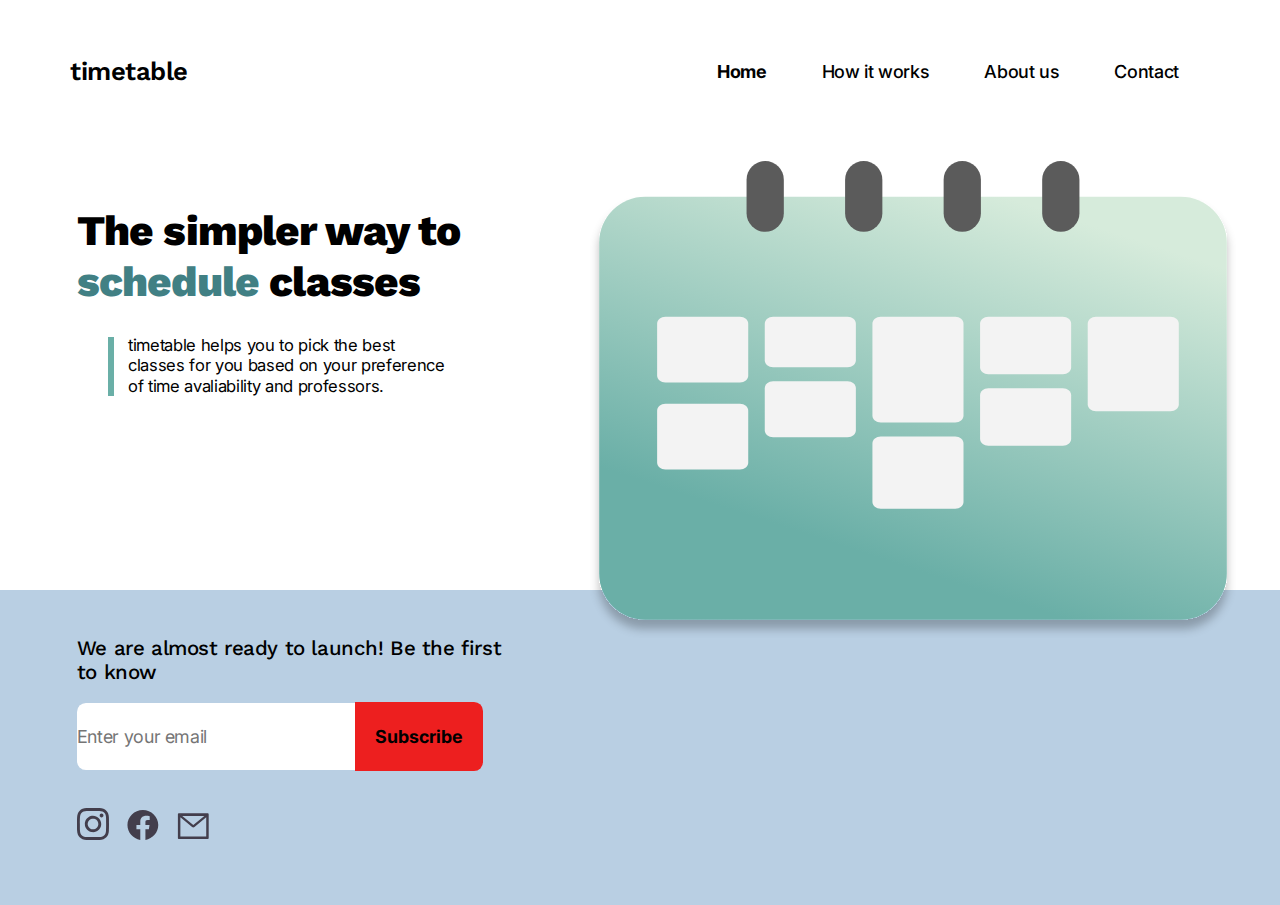
<file: index.html>
<!DOCTYPE html>
<html lang="en">
<head>
  <meta charset="UTF-8">
  <meta name="viewport" content="width=device-width, initial-scale=1.0">
  <meta http-equiv="X-UA-Compatible" content="ie=edge">
  <title>timetable Home Page</title>
  <link rel="stylesheet" href="landing/landing.css">
  <link rel="stylesheet" href="https://cdnjs.cloudflare.com/ajax/libs/font-awesome/4.7.0/css/font-awesome.min.css">
</head>

  <script async src="https://pagead2.googlesyndication.com/pagead/js/adsbygoogle.js?client=ca-pub-9967061606943898"
     crossorigin="anonymous"></script>
  
  <!-- Google tag (gtag.js) -->
<script async src="https://www.googletagmanager.com/gtag/js?id=G-XLTK4ZQC70"></script>
<script>
  window.dataLayer = window.dataLayer || [];
  function gtag(){dataLayer.push(arguments);}
  gtag('js', new Date());

  gtag('config', 'G-XLTK4ZQC70');
</script>

<body>


  <section class="navbar">
    <div class="container">
      <a class = "logo" href="landing.html"> timetable</a>

      <img id="mobile-nav-open" class="mobile-menu-open" src="../assets/mobile-nav-open.svg"
      alt="Drop down to open navigation">

      <nav>
        <img id="mobile-nav-exit" class="mobile-menu-exit" src="../assets/mobile-nav-exit.svg"
        alt="Icon to close navigation">

        <h2 class="nav-logo">timetable</h2>
        <div class="divider"></div>
        <ul class = "nav-container">
          <li> <a class= current href="index.html">
            Home</a></li>
          <li><a href="../how-it-works/how-it-works.html">
            How it works</a></li>
          <li><a href="../about-us/about-us.html">
            About us</a></li>   
          <span><li class = "contact"><a href="../contact/contact.html">
            Contact</a></li></span>          
        </ul>

        <div class="nav-contacts">
          <a href="https://www.instagram.com/trytimetable/"><img src="../assets/insta-icon.svg" alt= "timetable Instagram" class="insta-icon"></a>
          <a href="https://www.instagram.com/trytimetable/"><img src="../assets/fb-icon.svg" alt= "timetable Facebook" class="fb-icon"></a>
          <a href="html/contact.html"><img src="../assets/mail-icon.svg" alt= "timetable email" class="mail-icon"></a>
        </div>

        <!-- <a href="" class="nav-cta">Add to chrome</a> -->
      </nav>
  </section>

  <section class = "main"> 
    <h1 class="main-text"> The simpler way to <span>schedule</span> classes</h1>
      <p class="text ">timetable helps you to pick the best classes for you based on your preference of time avaliability and professors.</p>
    <img src="../assets/main-schedule.svg" class="schedule" >
    <p class="cta">We are almost ready to launch! Be the first to know</p>

    
<!-- Begin Mailchimp Signup Form -->
<link href="//cdn-images.mailchimp.com/embedcode/classic-10_7_dtp.css" rel="stylesheet" type="text/css">

<div id="mc_embed_signup">
  <form action="https://gmail.us18.list-manage.com/subscribe/post?u=4f53b16e5d70a11a0b3fdb87f&amp;id=2353dcb697" method="post" id="mc-embedded-subscribe-form" name="mc-embedded-subscribe-form" class="validate" target="_blank" novalidate>
      <div id="mc_embed_signup_scroll">
        <div class="mc-field-group">
          <div class="subcont">
            <input type="email" value="" name="EMAIL" class="required email" id="mce-EMAIL" placeholder="Enter your email">
            <input type="submit" value="Subscribe" name="subscribe" id="mc-embedded-subscribe" class="button">
          </div>
        </div>

        <div id="mce-responses" class="clear foot">
          <div class="response" id="mce-error-response" style="display:none"> </div>
          <div class="response" id="mce-success-response" style="display:none;margin:0; padding:0;" ></div>
        </div>    
        <!-- real people should not fill this in and expect good things - do not remove this or risk form bot signups-->
        <div style="position: absolute; left: -5000px;" aria-hidden="true"><input type="text" name="b_4f53b16e5d70a11a0b3fdb87f_2353dcb697" tabindex="-1" value=""></div>
          
          </dv>
      </div>
  </form>
</div>
<script type='text/javascript' src='//s3.amazonaws.com/downloads.mailchimp.com/js/mc-validate.js'></script>
<script type='text/javascript'>(
  function($) {
    window.fnames = new Array(); 
    window.ftypes = new Array();
    fnames[0]='EMAIL';
    ftypes[0]='email';
    fnames[1]='FNAME';
    ftypes[1]='text';
    fnames[2]='LNAME';
    ftypes[2]='text';
    fnames[3]='ADDRESS';
    ftypes[3]='address';
    fnames[4]='PHONE';
    ftypes[4]='phone';
    fnames[5]='BIRTHDAY';
    ftypes[5]='birthday';
  }(jQuery));
  var $mcj = jQuery.noConflict(true);
</script>
<!--End mc_embed_signup-->

<div class="main-contacts">
  <a href="https://www.instagram.com/trytimetable/"><img src="../assets/insta-icon.svg" alt= "timetable Instagram" class="insta-icon"></a>
  <a href="https://www.instagram.com/trytimetable/"><img src="../assets/fb-icon.svg" alt= "timetable Facebook" class="fb-icon"></a>
  <a href="//contact.contact.html"><img src="../assets/mail-icon.svg" alt= "timetable email" class="mail-icon"></a>
</div>

  </section>

 
  <div id = "blackout" class="black-cover"></div>



    <script>
        let mobileBtn = document.getElementById('mobile-nav-open')
              nav = document.querySelector('nav')
              mobileBtnExit = document.getElementById('mobile-nav-exit');
              cover = document.getElementById("blackout")
        mobileBtn.addEventListener('click', function(){
            nav.classList.add("enable")
            setTimeout(function(){nav.style.transform = "translate(0px)" }, 1);
            cover.classList.add("cover-enable") 
        })

        mobileBtnExit.addEventListener('click', function(){
            nav.style.transform = "translate(100vw)"
            setTimeout(function(){nav.classList.remove("enable")}, 500);
            cover.classList.remove("cover-enable") 
        })
       
        

    </script>
</body>

</html>
</file>
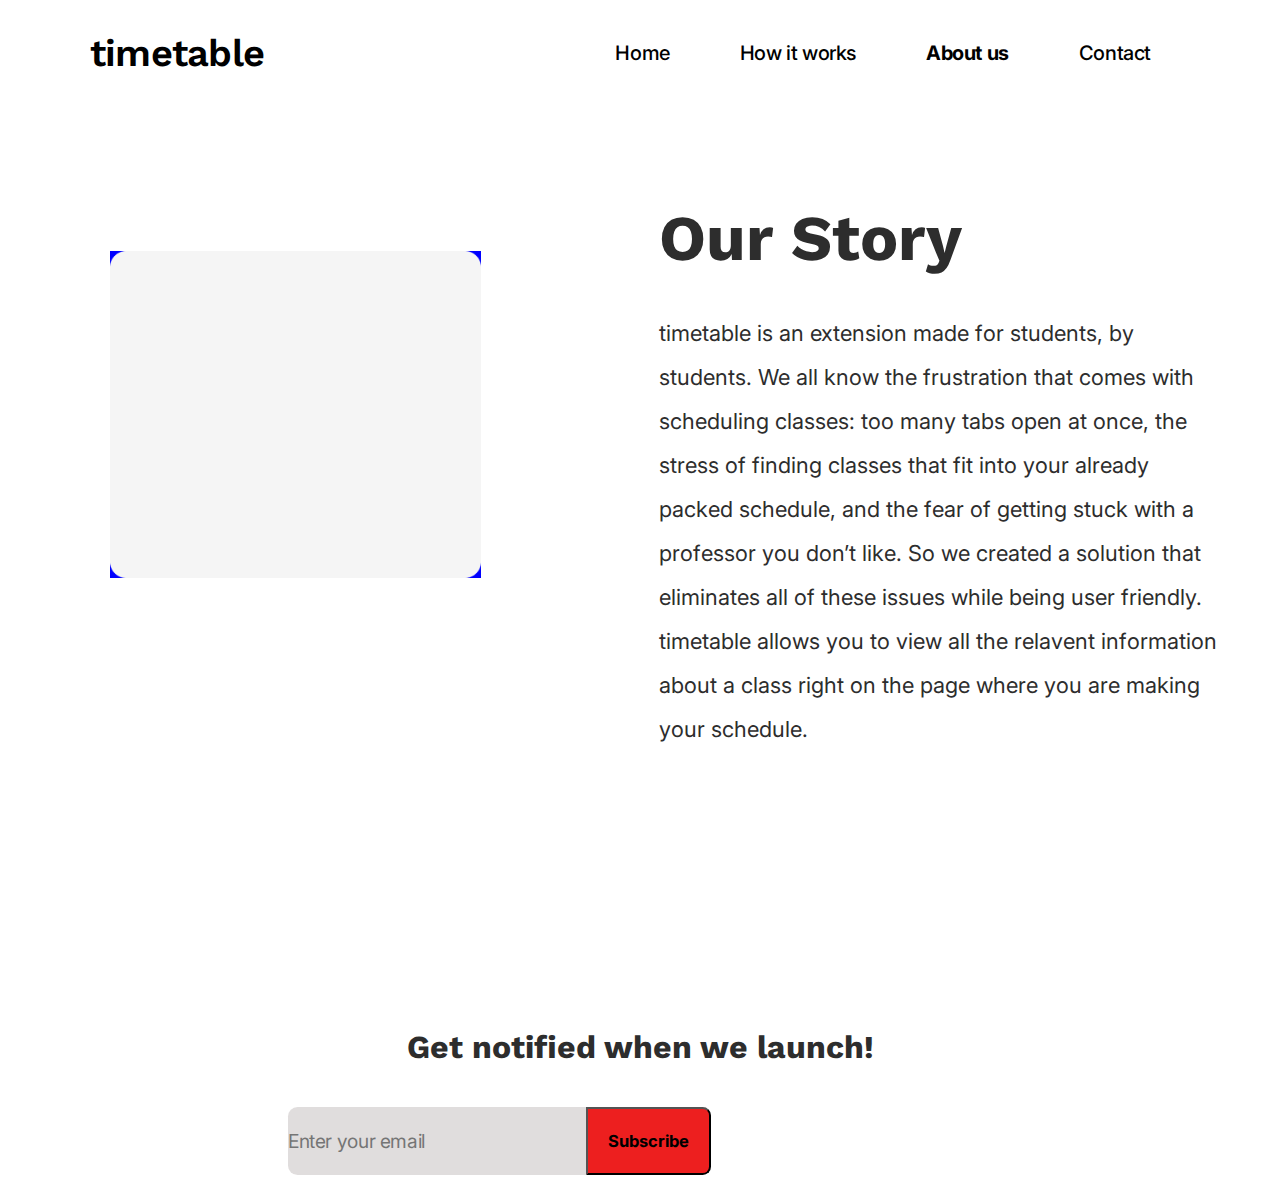
<file: about-us/about-us.html>
<!DOCTYPE html>
<html lang="en">
<head>
    <meta charset="UTF-8">
    <meta http-equiv="X-UA-Compatible" content="IE=edge">
    <meta name="viewport" content="width=device-width, initial-scale=1.0">
    <title>About Us</title>
    <link rel="stylesheet" href="about-us.css">


</head>
    <!-- Google tag (gtag.js) -->
<script async src="https://www.googletagmanager.com/gtag/js?id=G-XLTK4ZQC70"></script>
<script>
  window.dataLayer = window.dataLayer || [];
  function gtag(){dataLayer.push(arguments);}
  gtag('js', new Date());

  gtag('config', 'G-XLTK4ZQC70');
</script>

<body>
    <section class="navbar">
        <div class="container">
          <a class = "logo" href="../index.html"> timetable</a>
          <img id="mobile-nav-open" class="mobile-menu-open" src="../assets/mobile-nav-open.svg"
          alt="Drop down to open navigation">
    
          <nav>
            <img id="mobile-nav-exit" class="mobile-menu-exit" src="../assets/mobile-nav-exit.svg"
            alt="Icon to close navigation">
            <h2 class="nav-logo">timetable</h2>
            <div class="divider"></div>
            
            <ul class = "nav-container">
              <li> <a href="../index.html">
                Home</a></li>
              <li><a href="../how-it-works/how-it-works.html">
                How it works</a></li>
              <li><a class= current href="../about-us/about-us.html">
                About us</a></li>   
              <span><li class = "contact"><a   href="../contact/contact.html">
                Contact</a></li></span>          
            </ul>
    
            <div class="nav-contacts">
              <a href="https://www.instagram.com/trytimetable/"><img src="../assets/insta-icon.svg" alt= "timetable Instagram" class="insta-icon"></a>
              <a href="https://www.instagram.com/trytimetable/"><img src="../assets/fb-icon.svg" alt= "timetable Facebook" class="fb-icon"></a>
              <a href="html/contact.html"><img src="../assets/mail-icon.svg" alt= "timetable email" class="mail-icon"></a>
            </div>
    
            <!-- <a href="" class="nav-cta">Add to chrome</a> -->
          </nav>
    </section>
    
    <section class="main">
        <div class="head1-section">
                <div class="head1-wrapper"><h1 class="heading">Our Story</h1></div>
                <img src="../assets/about-us-img1-small.png" alt="" class="heading-1-img-small">
                <img src="../assets/about-us-img1-full.png" alt="" class="heading-1-img-full">
                <p class="subtext-1">timetable is an extension made for students, by students. We all know the frustration that comes with scheduling classes: too many tabs open at once, the stress of finding classes that fit into your already packed schedule, and the fear of getting stuck with a professor you don’t like. So we created  a solution that eliminates all of these issues while being user friendly. timetable allows you to view all the relavent information about a class right on the page where you are making your schedule. </p>
        </div>
        <!-- <h1 class="heading" id="heading-2">Heading-Two About Us</h1>
        <p class="subtext-2"> Lorem ipsum dolor sit amet, sumo everti neglegentur eam ea, ut usu wisi fuisset. Lucilius adolescens per no, nemore regione ei ius. Nec legendos deserunt ne, ad nonumy virtute consulatu sed. </p>
        <img src="../assets/about-us-img2-small.png" alt="" class="heading-2-img-small">
        <img src="../assets/about-us-img2-full.png" alt="" class="heading-2-img-full"> -->

        <!-- <h2 class="cta-txt">Lets get started! <span>(It's free)</span></h2>
        <a href="" class="cta-btn" id="cta-bottom">Add to chrome</a> -->
        <h2 class="cta-txt">Get notified when we launch!</h2>

<!-- Begin Mailchimp Signup Form -->
<link href="//cdn-images.mailchimp.com/embedcode/classic-10_7_dtp.css" rel="stylesheet" type="text/css">

<div id="mc_embed_signup">
  <form action="https://gmail.us18.list-manage.com/subscribe/post?u=4f53b16e5d70a11a0b3fdb87f&amp;id=2353dcb697" method="post" id="mc-embedded-subscribe-form" name="mc-embedded-subscribe-form" class="validate" target="_blank" novalidate>
      <div id="mc_embed_signup_scroll">
        <div class="mc-field-group">
          <div class="subcont">
            <input type="email" value="" name="EMAIL" class="required email" id="mce-EMAIL" placeholder="Enter your email">
            <input type="submit" value="Subscribe" name="subscribe" id="mc-embedded-subscribe" class="button">
          </div>
        </div>

        <div id="mce-responses" class="clear foot">
          <div class="response" id="mce-error-response" style="display:none"> </div>
          <div class="response" id="mce-success-response" style="display:none;margin:0; padding:0;" ></div>
        </div>    
        <!-- real people should not fill this in and expect good things - do not remove this or risk form bot signups-->
        <div style="position: absolute; left: -5000px;" aria-hidden="true"><input type="text" name="b_4f53b16e5d70a11a0b3fdb87f_2353dcb697" tabindex="-1" value=""></div>
          
          </dv>
      </div>
  </form>
</div>
<script type='text/javascript' src='//s3.amazonaws.com/downloads.mailchimp.com/js/mc-validate.js'></script>
<script type='text/javascript'>(
  function($) {
    window.fnames = new Array(); 
    window.ftypes = new Array();
    fnames[0]='EMAIL';
    ftypes[0]='email';
    fnames[1]='FNAME';
    ftypes[1]='text';
    fnames[2]='LNAME';
    ftypes[2]='text';
    fnames[3]='ADDRESS';
    ftypes[3]='address';
    fnames[4]='PHONE';
    ftypes[4]='phone';
    fnames[5]='BIRTHDAY';
    ftypes[5]='birthday';
  }(jQuery));
  var $mcj = jQuery.noConflict(true);
</script>
<!--End mc_embed_signup-->

    </section>

    <div id = "blackout" class="black-cover"></div>



      <script>
          let mobileBtn = document.getElementById('mobile-nav-open')
                nav = document.querySelector('nav')
                mobileBtnExit = document.getElementById('mobile-nav-exit');
                cover = document.getElementById("blackout")
          mobileBtn.addEventListener('click', function(){
              nav.classList.add("enable")
              setTimeout(function(){nav.style.transform = "translate(0px)" }, 1);
              cover.classList.add("cover-enable") 
          })
  
          mobileBtnExit.addEventListener('click', function(){
              nav.style.transform = "translate(100vw)"
              setTimeout(function(){nav.classList.remove("enable")}, 700);
              cover.classList.remove("cover-enable") 
          })
      </script>
</body>
</html>
</file>
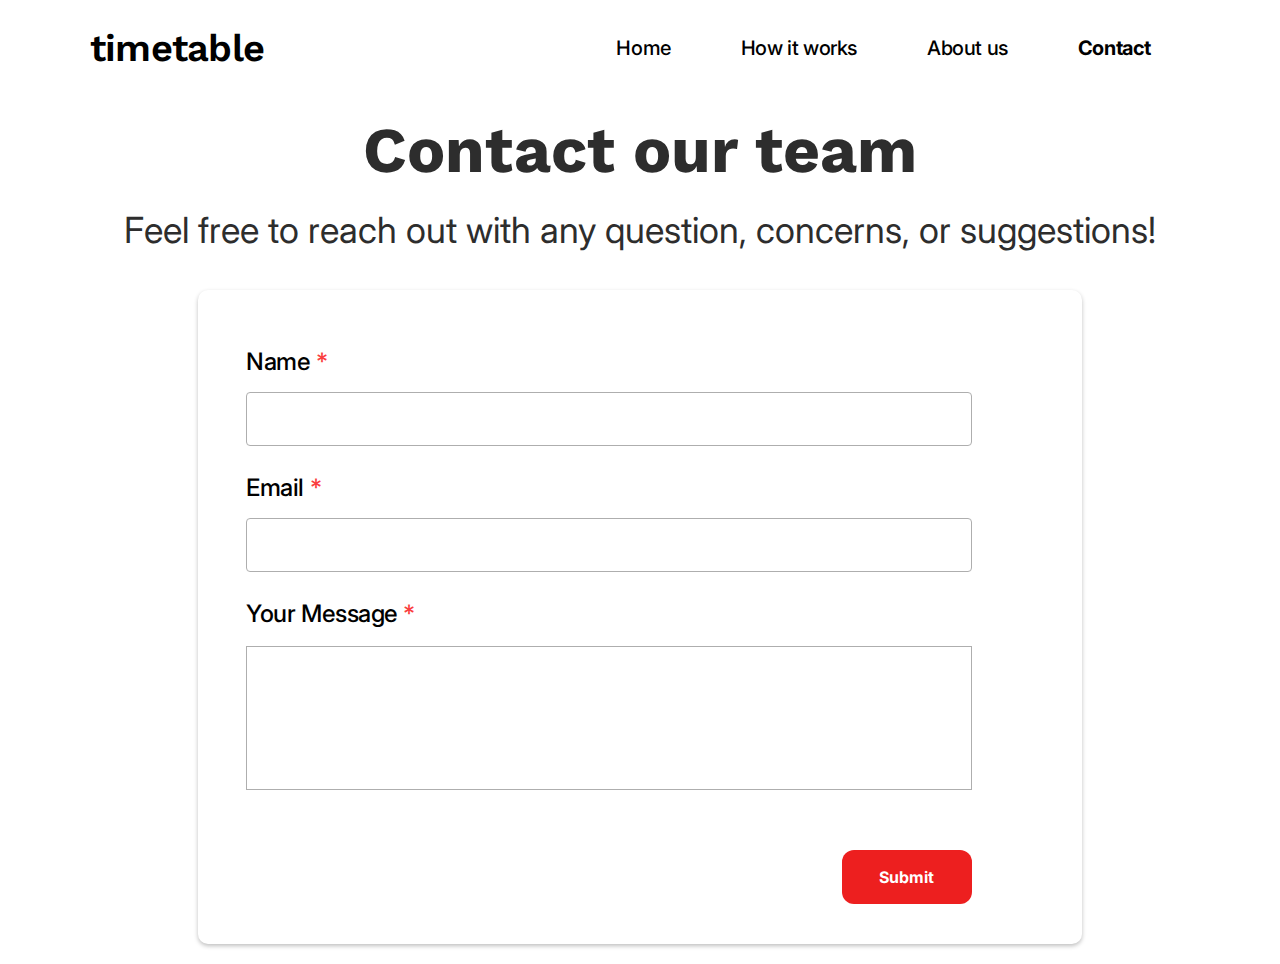
<file: contact/contact.html>
<!DOCTYPE html>
<html lang="en">
<head>
    <meta charset="UTF-8">
    <meta http-equiv="X-UA-Compatible" content="IE=edge">
    <meta name="viewport" content="width=device-width, initial-scale=1.0">
    <title>Contact</title>
    <link rel="stylesheet" href="contact.css">


</head>
    <!-- Google tag (gtag.js) -->
<script async src="https://www.googletagmanager.com/gtag/js?id=G-XLTK4ZQC70"></script>
<script>
  window.dataLayer = window.dataLayer || [];
  function gtag(){dataLayer.push(arguments);}
  gtag('js', new Date());

  gtag('config', 'G-XLTK4ZQC70');
</script>

<body>
    <section class="navbar">
        <div class="container">
          <a class = "logo" href="../index.html"> timetable</a>
          <img id="mobile-nav-open" class="mobile-menu-open" src="../assets/mobile-nav-open.svg"
          alt="Drop down to open navigation">
    
          <nav>
            <img id="mobile-nav-exit" class="mobile-menu-exit" src="../assets/mobile-nav-exit.svg"
            alt="Icon to close navigation">
            <h2 class="nav-logo">timetable</h2>
            <div class="divider"></div>
            
            <ul class = "nav-container">
              <li> <a  href="../index.html">
                Home</a></li>
              <li><a href="../how-it-works/how-it-works.html">
                How it works</a></li>
              <li><a href="../about-us/about-us.html">
                About us</a></li>   
              <span><li class = "contact"><a class= current href="../contact/contact.html">
                Contact</a></li></span>          
            </ul>
    
            <div class="nav-contacts">
              <a href="https://www.instagram.com/trytimetable/"><img src="../assets/insta-icon.svg" alt= "timetable Instagram" class="insta-icon"></a>
              <a href="https://www.instagram.com/trytimetable/"><img src="../assets/fb-icon.svg" alt= "timetable Facebook" class="fb-icon"></a>
              <a href="html/contact.html"><img src="../assets/mail-icon.svg" alt= "timetable email" class="mail-icon"></a>
            </div>
    
            <!-- <a href="" class="nav-cta">Add to chrome</a> -->
          </nav>
    </section>
    
    <section class="main">
   <h1 class="title">Contact our team</h1> 
   <h2 class="subtext">Feel free to reach out with any question, concerns, or suggestions!</h2>

    <form action="https://formsubmit.co/0375aed2e9cc1b06e9f05b6cb0bcf648" method="POST" id="form">
      <input type="hidden" name="_template" value="box">
      <input type="hidden" name="_subject" value="New submission from website"> 
      <input type="hidden" name="_next" value="https://trytimetable.com/contact/thank-you.html"> 
      <label for="name">Name <span>*</span></label>
        <input type="text" name="name" id="name" required>
        <label for="email">Email <span>*</span></label>
        <input type="email" name="email" id="email" required>
        <label for="email"> Your Message <span>*</span></label>
        <textarea name="message" id="msg" ></textarea>
        <div class="button-cont-before"><button type="submit">Submit</button></div>
    </form>

    </section>

    <div id = "blackout" class="black-cover"></div>



      <script>
          let mobileBtn = document.getElementById('mobile-nav-open')
              nav = document.querySelector('nav')
              mobileBtnExit = document.getElementById('mobile-nav-exit');
              cover = document.getElementById("blackout")
             
          mobileBtn.addEventListener('click', function(){
          nav.classList.add("enable")
          setTimeout(function(){nav.style.transform = "translate(0px)" }, 1);
          cover.classList.add("cover-enable") 
          })
  
          mobileBtnExit.addEventListener('click', function(){
              nav.style.transform = "translate(100vw)"
              setTimeout(function(){nav.classList.remove("enable")}, 500);
              cover.classList.remove("cover-enable") 
          })

      </script>
</body>
</html>
</file>
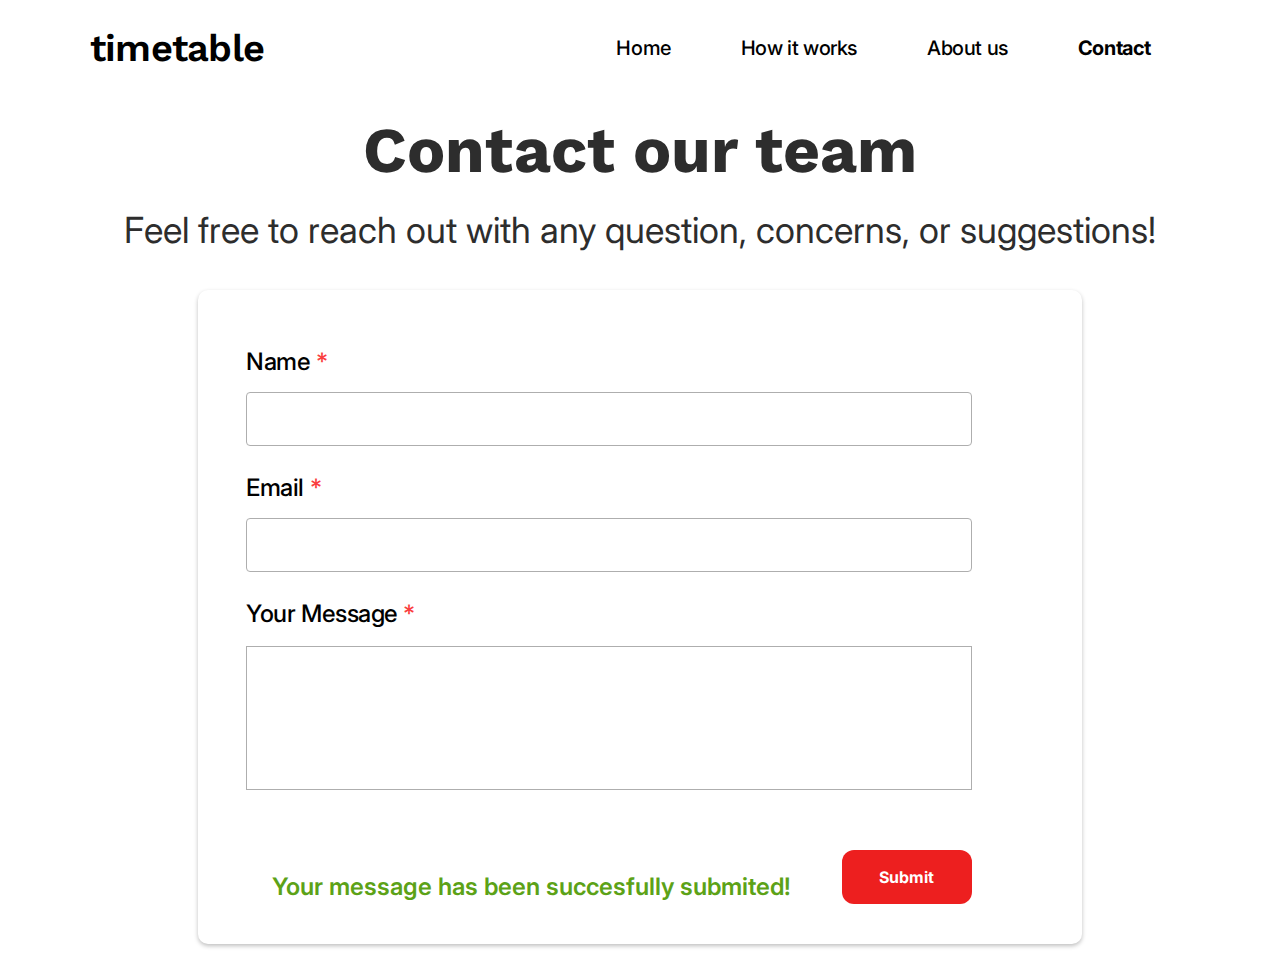
<file: contact/thank-you.html>
<!DOCTYPE html>
<html lang="en">
<head>
    <meta charset="UTF-8">
    <meta http-equiv="X-UA-Compatible" content="IE=edge">
    <meta name="viewport" content="width=device-width, initial-scale=1.0">
    <title>Contact</title>
    <link rel="stylesheet" href="contact.css">


</head>
<body>
    <section class="navbar">
        <div class="container">
          <a class = "logo" href="../index.html"> timetable</a>
          <img id="mobile-nav-open" class="mobile-menu-open" src="../assets/mobile-nav-open.svg"
          alt="Drop down to open navigation">
    
          <nav>
            <img id="mobile-nav-exit" class="mobile-menu-exit" src="../assets/mobile-nav-exit.svg"
            alt="Icon to close navigation">
            <h2 class="nav-logo">timetable</h2>
            <div class="divider"></div>
            
            <ul class = "nav-container">
              <li> <a  href="../index.html">
                Home</a></li>
              <li><a href="../how-it-works/how-it-works.html">
                How it works</a></li>
              <li><a href="../about-us/about-us.html">
                About us</a></li>   
              <span><li class = "contact"><a class= current href="../contact/contact.html">
                Contact</a></li></span>          
            </ul>
    
            <div class="nav-contacts">
              <a href="https://www.instagram.com/trytimetable/"><img src="../assets/insta-icon.svg" alt= "timetable Instagram" class="insta-icon"></a>
              <a href="https://www.instagram.com/trytimetable/"><img src="../assets/fb-icon.svg" alt= "timetable Facebook" class="fb-icon"></a>
              <a href="html/contact.html"><img src="../assets/mail-icon.svg" alt= "timetable email" class="mail-icon"></a>
            </div>
    
            <!-- <a href="" class="nav-cta">Add to chrome</a> -->
          </nav>
    </section>
    
    <section class="main">
   <h1 class="title">Contact our team</h1> 
   <h2 class="subtext">Feel free to reach out with any question, concerns, or suggestions!</h2>

    <form action="https://formsubmit.co/0375aed2e9cc1b06e9f05b6cb0bcf648" method="POST" id="form">
      <input type="hidden" name="_captcha" value="false">
      <input type="hidden" name="_template" value="box">
      <input type="hidden" name="_subject" value="New submission from website"> 
      <input type="hidden" name="_next" value="https://trytimetable.com/contact/thank-you.html"> 
      <label for="name">Name <span>*</span></label>
        <input type="text" name="name" id="name" required>
        <label for="email">Email <span>*</span></label>
        <input type="email" name="email" id="email" required>
        <label for="email"> Your Message <span>*</span></label>
        <textarea name="message" id="msg" ></textarea>
        <div class="button-cont-after"><p id="confirmation">Your message has been succesfully submited!</p><button type="submit">Submit</button></div>
    </form>

    </section>

    <div id = "blackout" class="black-cover"></div>



      <script>
          let mobileBtn = document.getElementById('mobile-nav-open')
              nav = document.querySelector('nav')
              mobileBtnExit = document.getElementById('mobile-nav-exit');
              cover = document.getElementById("blackout")
       

          mobileBtn.addEventListener('click', function(){
          nav.classList.add("enable")
          setTimeout(function(){nav.style.transform = "translate(0px)" }, 1);
          cover.classList.add("cover-enable") 
          })
  
          mobileBtnExit.addEventListener('click', function(){
              nav.style.transform = "translate(100vw)"
              setTimeout(function(){nav.classList.remove("enable")}, 500);
              cover.classList.remove("cover-enable") 
          })

      </script>
</body>
</html>
</file>
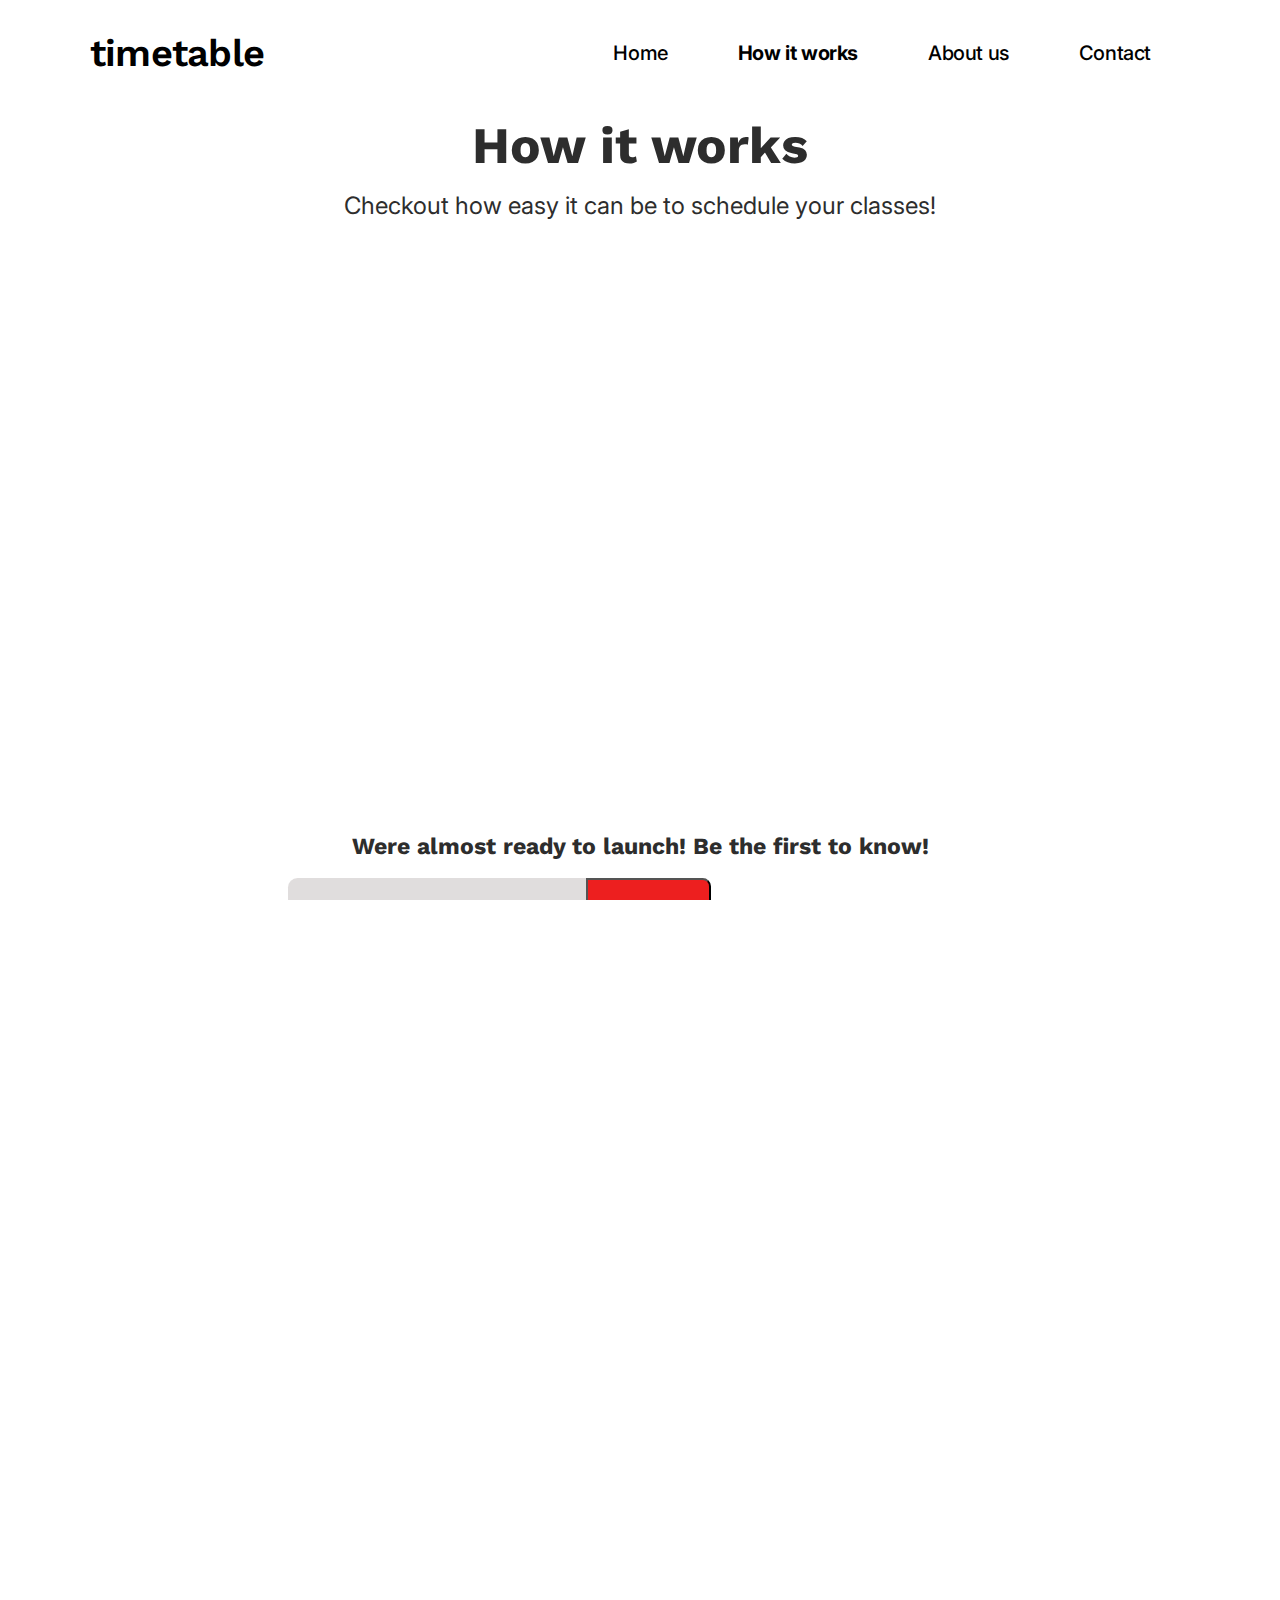
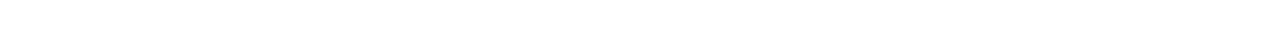
<file: how-it-works/how-it-works.html>
<!DOCTYPE html>
<html lang="en">
<head>
    <meta charset="UTF-8">
    <meta http-equiv="X-UA-Compatible" content="IE=edge">
    <meta name="viewport" content="width=device-width, initial-scale=1.0">
    <title>How It Works</title>
    <link rel="stylesheet" href="how-it-works.css">


</head>
    <!-- Google tag (gtag.js) -->
<script async src="https://www.googletagmanager.com/gtag/js?id=G-XLTK4ZQC70"></script>
<script>
  window.dataLayer = window.dataLayer || [];
  function gtag(){dataLayer.push(arguments);}
  gtag('js', new Date());

  gtag('config', 'G-XLTK4ZQC70');
</script>

<body>
    <section class="navbar">
        <div class="container">
          <a class = "logo" href="../index.html"> timetable</a>
          <img id="mobile-nav-open" class="mobile-menu-open" src="../assets/mobile-nav-open.svg"
          alt="Drop down to open navigation">
    
          <nav>
            <img id="mobile-nav-exit" class="mobile-menu-exit" src="../assets/mobile-nav-exit.svg"
            alt="Icon to close navigation">
            <h2 class="nav-logo">timetable</h2>
            <div class="divider"></div>
            
            <ul class = "nav-container">
              <li> <a href="../index.html">
                Home</a></li>
              <li><a class= current href="../how-it-works/how-it-works.html">
                How it works</a></li>
              <li><a href="../about-us/about-us.html">
                About us</a></li>   
              <span><li class = "contact"><a href="../contact/contact.html">
                Contact</a></li></span>          
            </ul>
    
            <div class="nav-contacts">
              <a href="https://www.instagram.com/trytimetable/"><img src="../assets/insta-icon.svg" alt= "timetable Instagram" class="insta-icon"></a>
              <a href="https://www.instagram.com/trytimetable/"><img src="../assets/fb-icon.svg" alt= "timetable Facebook" class="fb-icon"></a>
              <a href="html/contact.html"><img src="../assets/mail-icon.svg" alt= "timetable email" class="mail-icon"></a>
            </div>
    
            <!-- <a href="" class="nav-cta">Add to chrome</a> -->
          </nav>
    </section>
    
    <section class="main">
        <h1 class="heading">How it works</h1>
        <div class="subtext-1"> Checkout how easy it can be to schedule your classes! </div>
        <!-- Demo Video -->
        <iframe  src="https://www.youtube.com/embed/ScMzIvxBSi4" title="YouTube video player" frameborder="0" allow="accelerometer; autoplay; clipboard-write; encrypted-media; gyroscope; picture-in-picture" allowfullscreen></iframe>
        <h2 class="cta-txt">Were almost ready to launch! Be the first to know!</h2>

        <!-- Begin Mailchimp Signup Form -->
        <link href="//cdn-images.mailchimp.com/embedcode/classic-10_7_dtp.css" rel="stylesheet" type="text/css">

        <div id="mc_embed_signup">
          <form action="https://gmail.us18.list-manage.com/subscribe/post?u=4f53b16e5d70a11a0b3fdb87f&amp;id=2353dcb697" method="post" id="mc-embedded-subscribe-form" name="mc-embedded-subscribe-form" class="validate" target="_blank" novalidate>
                <div class="mc-field-group">
                  <div class="subcont">
                    <input type="email" value="" name="EMAIL" class="required email" id="mce-EMAIL" placeholder="Enter your email">
                    <input type="submit" value="Subscribe" name="subscribe" id="mc-embedded-subscribe" class="button">
                  </div>

                <div id="mce-responses" class="clear foot">
                  <div class="response" id="mce-error-response" style="display:none"> </div>
                  <div class="response" id="mce-success-response" style="display:none;margin:0; padding:0;" ></div>
                </div>    
                <!-- real people should not fill this in and expect good things - do not remove this or risk form bot signups-->
                <div style="position: absolute; left: -5000px;" aria-hidden="true"><input type="text" name="b_4f53b16e5d70a11a0b3fdb87f_2353dcb697" tabindex="-1" value=""></div>
                  
                  </dv>
              </div>
          </form>
        </div>
        <script type='text/javascript' src='//s3.amazonaws.com/downloads.mailchimp.com/js/mc-validate.js'></script>
        <script type='text/javascript'>(
          function($) {
            window.fnames = new Array(); 
            window.ftypes = new Array();
            fnames[0]='EMAIL';
            ftypes[0]='email';
            fnames[1]='FNAME';
            ftypes[1]='text';
            fnames[2]='LNAME';
            ftypes[2]='text';
            fnames[3]='ADDRESS';
            ftypes[3]='address';
            fnames[4]='PHONE';
            ftypes[4]='phone';
            fnames[5]='BIRTHDAY';
            ftypes[5]='birthday';
          }(jQuery));
          var $mcj = jQuery.noConflict(true);
        </script>
        <!--End mc_embed_signup-->

        <!-- <a href="" class="cta-btn">Add to Chrome</a> -->

        <div class="head2-section">
          <div class="head2-cont">
            <h1 class="heading" id="heading-2">Start Building!</h1>
            <div class="txt-cont"><p class="para-txt"> Its as easy 1, 2, 3: </p>
              <ol class="list">
                <li>Download the extension from the chrome webstore and accept premissions. </li>
                <li>Open the extension and enter your school and the class or professor you would like information on.  </li>
                <li>Filter through the different results and check class times to find the one that suits you!  </li>
              </ol>
            </div>
          </div>
          <img src="../assets/how-it-works-img1.png" alt="" class="heading-2-img">
        </div>
        <!-- <h2 class="cta-txt">Lets get started! <span>(It's free)</span></h2>
        <a href="" class="cta-btn" id="cta-bottom">Add to Chrome</a> -->

    </section>

      <div id = "blackout" class="black-cover"></div>



      <script>
          let mobileBtn = document.getElementById('mobile-nav-open')
                nav = document.querySelector('nav')
                mobileBtnExit = document.getElementById('mobile-nav-exit');
                cover = document.getElementById("blackout")
          mobileBtn.addEventListener('click', function(){
              nav.classList.add("enable")
              setTimeout(function(){nav.style.transform = "translate(0px)" }, 1);
              cover.classList.add("cover-enable") 
          })
  
          mobileBtnExit.addEventListener('click', function(){
              nav.style.transform = "translate(100vw)"
              setTimeout(function(){nav.classList.remove("enable")}, 500);
              cover.classList.remove("cover-enable") 
          })
      </script>
</body>
</html>
</file>
<file: landing/landing.css>
@import url("https://fonts.googleapis.com/css2?family=Inter:wght@400;500;700&family=Work+Sans:wght@400;500;600;700&display=swap");
:root {
  --primary: #B9CFE3;
  --accent: #418084;
}

html, body {
  box-sizing: border-box;
  width: 100vw;
  height: 100vh;
}

body {
  margin: 0;
  padding: 0;
  display: flex;
  flex-direction: column;
  font-family: "Work Sans", sans-serif;
  overflow-y: auto;
  overflow-x: hidden;
}

ul {
  color: black;
  list-style-type: none;
}

.cover {
  display: none;
}

.cover-enable {
  position: fixed;
  top: 0;
  left: 0;
  display: block;
  height: 100%;
  width: 100%;
  z-index: 100;
  background-color: rgba(0, 0, 0, 0.4);
}

.navbar {
  padding: 24px;
  margin: 0;
  height: -webkit-fit-content;
  height: -moz-fit-content;
  height: fit-content;
}
.navbar .logo {
  text-decoration: none;
  font-weight: 600;
  color: black;
  font-size: 24px;
  letter-spacing: -0.02em;
}
.navbar .mobile-menu-open {
  float: right;
  padding-top: 6px;
  cursor: pointer;
  width: 23px;
  height: 16px;
}
.navbar nav {
  transform: translate(100vw);
  display: none;
  box-sizing: border-box;
  position: absolute;
  right: 0;
  top: 0;
  width: 70%;
  height: 100vh;
  transition: 0.5s;
  background-color: white;
  padding: 21px 24px 54px 27px;
  border-radius: 0.7em 0 0 0.7em;
  z-index: 9999;
}
.navbar nav.enable {
  display: block;
}
.navbar .nav-logo {
  padding: 0;
  margin: 0;
  font-weight: 600;
  letter-spacing: -0.02em;
  font-family: "Work Sans";
  font-style: normal;
  font-weight: 600;
  font-size: 24px;
}
.navbar .divider {
  border-bottom: 1px solid #7BB9B0;
  padding-top: 28px;
}
.navbar .nav-container {
  padding: 0;
}
.navbar ul {
  margin-top: 24px;
}
.navbar li {
  margin-bottom: 24px;
}
.navbar li a {
  font-family: "Inter", sans-serif;
  color: black;
  text-decoration: none;
  font-size: 14px;
  padding-left: 2px;
  padding-bottom: 6px;
  font-weight: 500;
  letter-spacing: -0.02em;
}
.navbar li a:hover {
  border-bottom: solid #006C66 2px;
}
.navbar li .current {
  font-weight: 700;
}
.navbar .nav-contacts {
  position: absolute;
  bottom: 54px;
  left: 0;
  right: 0;
  margin: 0 auto;
  width: -webkit-fit-content;
  width: -moz-fit-content;
  width: fit-content;
}
.navbar .nav-contacts .fb-icon, .navbar .nav-contacts .mail-icon {
  padding-left: 13.18px;
}
.navbar .nav-cta {
  padding: 13px 44px;
  font-family: "Inter", sans-serif;
  font-style: normal;
  text-decoration: none;
  font-weight: 700;
  font-size: 16px;
  line-height: 19px;
  background-color: #418084;
  color: white;
  border-radius: 10px;
  position: absolute;
  bottom: 104px;
  left: 0;
  right: 0;
  margin: 0 auto;
  width: -webkit-fit-content;
  width: -moz-fit-content;
  width: fit-content;
}

.mobile-menu-exit {
  float: right;
  cursor: pointer;
  margin-top: 7px;
}

.main {
  box-sizing: border-box;
  width: 100vw;
  background: linear-gradient(17deg, var(--primary) calc(20px + 45%), white calc(20px + 45%));
  padding: 42px 39px 20px 24px;
  flex-grow: 1;
}
.main .main-text {
  box-sizing: border-box;
  padding: 0;
  margin: auto;
  font-size: calc(30px + 1.5vw);
  font-weight: 700;
  line-height: 42px;
  letter-spacing: -0.02em;
  text-align: center;
  max-width: 500px;
}
.main .main-text span {
  color: #418084;
}
.main .text {
  height: 5.5vh;
  position: absolute;
  left: 0;
  right: 0;
  height: -webkit-fit-content;
  height: -moz-fit-content;
  height: fit-content;
  margin: 41px auto 72px;
  padding: 0;
  font-weight: 400;
  font-size: calc(8.2px + 1.5vw);
  line-height: 18.42px;
  letter-spacing: -0.02em;
  max-width: 259px;
}
.main .text::before {
  content: "";
  position: absolute;
  background-color: #6AAFA7;
  width: 6px;
  height: 95%;
  top: 2px;
  left: -20px;
}
.main .schedule {
  display: block;
  margin: 200px auto 42px;
  width: 50.5vw;
  min-width: 274px;
}
.main .cta {
  margin: 0 0 17px 0;
  padding: 0;
  font-family: "Inter";
  font-weight: 500;
  font-size: 16px;
  line-height: 19px;
  display: flex;
  align-items: center;
  letter-spacing: -0.02em;
}
.main #mc_embed_signup {
  padding: 0;
}
.main #mc_embed_signup .mc-field-group {
  display: block;
  margin: 0 auto;
}
.main #mc_embed_signup .mc-field-group #mce-EMAIL {
  padding: 0;
  height: 36px;
  color: #696969;
  border-radius: 0.5em 0 0 0.5em;
  border: none;
  font-family: "Inter", sans-serif;
  font-size: 14px;
}
.main #mc_embed_signup .mc-field-group .subcont {
  display: flex;
}
.main #mc_embed_signup .mc-field-group .subcont #mc-embedded-subscribe {
  background-color: #ED1F1F;
  height: 36.5px;
  padding: 0 10px;
  margin-top: -0.4px;
  width: -webkit-fit-content;
  width: -moz-fit-content;
  width: fit-content;
  border-radius: 0em 0.5em 0.5em 0;
  font-family: "Inter", sans-serif;
  font-size: 14px;
  -webkit-appearance: none;
     -moz-appearance: none;
          appearance: none;
}
.main #mc_embed_signup form {
  padding: 0;
  margin: 0;
}
.main .main-contacts {
  display: none;
}

@media only screen and (min-width: 840px) {
  .mobile-menu-exit, .mobile-menu-open, .black-cover, .nav-logo, .nav-contacts, .nav-cta, .divider {
    display: none;
  }
  .navbar .container {
    display: grid;
    grid-template-columns: 180px auto;
    margin: 0;
    padding: 0;
  }
  .navbar nav {
    display: flex !important;
    background: none;
    position: unset;
    height: auto;
    width: 100%;
    padding: 0;
    justify-content: flex-end;
    margin: 0;
    transform: translate(0px) !important;
  }
  .navbar nav ul {
    display: flex;
    margin: auto 0;
    padding: 0;
  }
  .navbar nav ul span {
    margin-left: 0em;
  }
  .navbar nav ul li {
    transition-duration: 0.4s;
    transition-property: -webkit-text-decoration;
    transition-property: text-decoration;
    transition-property: text-decoration, -webkit-text-decoration;
    margin: 0;
  }
  .navbar nav ul li .current {
    font-weight: bold;
  }
  .navbar nav ul li:hover {
    font-weight: normal;
  }
  .navbar nav ul li a {
    padding: 0 0 0 0;
    margin-left: 70px;
    margin-left: 4.3vw;
    color: black;
    text-decoration: none;
    font-family: "Inter";
    font-weight: 500;
    font-size: clamp(18px, 1.2vw, 1.2vw);
  }
  .main .main-text {
    text-align: center;
    max-width: 500px;
  }
  .main .text {
    position: absolute;
    left: 0;
    right: 0;
    margin: 41px auto;
    padding: 0;
    font-weight: 400;
    font-size: calc(8.2px + 1.5vw);
    line-height: 27px;
    letter-spacing: -0.02em;
    max-width: 350px;
  }
  .main .schedule {
    margin-top: 200px;
  }
  .main .cta {
    margin-left: 25px;
  }
  .main .main-contacts {
    display: none;
  }
}
@media only screen and (min-width: 1080px) {
  .navbar {
    padding-right: 7.9vw;
    padding-left: 5.5vw;
    padding-top: 4.8vh;
    padding-bottom: 2.4vh;
  }
  .navbar .logo {
    font-family: "Work Sans";
    font-style: normal;
    font-weight: 600;
    font-size: 2vw;
    line-height: 56px;
    letter-spacing: -0.02em;
    z-index: 999;
  }
  .navbar .nav-container {
    align-items: center;
  }
  .main {
    box-sizing: border-box;
    background: linear-gradient(to top, var(--primary) 35vh, white 35vh);
    padding-left: 6vw;
    padding-right: 3.4vw;
    padding-top: 4.5vh;
    height: 87.1vh;
    background-repeat: no-repeat;
    display: grid;
    grid-template-columns: repeat(2, 1fr);
    grid-template-rows: 1fr 3.2fr 0.8fr 1fr 1fr;
  }
  .main .main-text {
    grid-area: 1/1/2/2;
    text-align: left;
    margin: 5vh 0 0 0;
    font-family: "Work Sans";
    font-style: normal;
    font-weight: 800;
    font-size: 3.3vmax;
    line-height: 120%;
    letter-spacing: -0.02em;
    max-width: 30vw;
    height: -webkit-fit-content;
    height: -moz-fit-content;
    height: fit-content;
  }
  .main .text {
    position: relative;
    grid-area: 2/1/3/2;
    font-family: "Inter";
    font-style: normal;
    font-weight: 400;
    line-height: 125%;
    margin: 3vh 0 0 4vw;
    font-size: 1.3vw;
    letter-spacing: -0.02em;
    max-width: 25vw;
    margin-bottom: 30px;
  }
  .main .text::before {
    content: "";
    position: absolute;
    background-color: #6AAFA7;
    width: 6px;
    height: 95%;
    top: 2px;
    left: -20px;
  }
  .main .schedule {
    grid-area: 1/2/4/3;
    justify-self: flex-end;
    margin: 0;
    padding: 0;
    width: 50.5vmax;
    max-width: initial;
  }
  .main .cta {
    grid-area: 3/1/4/2;
    align-self: flex-end;
    margin: 0 0 0 0;
    padding: 0;
    font-family: "Work Sans";
    font-style: normal;
    font-weight: 500;
    font-size: 1.6vw;
    line-height: 1.2em;
    display: flex;
    align-items: center;
    letter-spacing: -0.02em;
    max-width: 34vw;
  }
  .main #mc_embed_signup {
    grid-area: 4/1/5/2;
    padding: 0;
  }
  .main #mc_embed_signup .mc-field-group {
    display: block;
    margin: 2vh 0 0 0;
    padding: 0;
    max-width: 35vw;
  }
  .main #mc_embed_signup .mc-field-group .subcont {
    display: flex;
    height: 7.5vh;
  }
  .main #mc_embed_signup .mc-field-group .subcont #mce-EMAIL {
    padding: 0;
    height: 100%;
    color: #696969;
    border-radius: 0.5em 0 0 0.5em;
    border: none;
    font-family: "Inter";
    font-style: normal;
    font-weight: 400;
    font-size: 1.4vw;
    line-height: 29px;
    letter-spacing: -0.02em;
  }
  .main #mc_embed_signup .mc-field-group .subcont #mc-embedded-subscribe {
    background-color: #ED1F1F;
    height: 101%;
    padding: 0 20px;
    border-radius: 0 0.5em 0.5em 0;
    border: none;
    font-family: "Inter";
    font-weight: 700;
    font-size: 1.4vw;
    line-height: 29px;
    transition-duration: initial;
  }
  .main #mc_embed_signup #mce-responses {
    margin-top: 20px;
    font-size: 20px;
  }
  .main #mc_embed_signup form {
    padding: 0;
    margin: 0;
  }
  .main .main-contacts {
    display: initial;
    padding-top: 2vh;
    grid-area: 5/1/6/2;
    width: -webkit-fit-content;
    width: -moz-fit-content;
    width: fit-content;
  }
  .main .main-contacts img {
    width: 2.5vw;
    display: inline-block;
  }
  .main .main-contacts .fb-icon, .main .main-contacts .mail-icon {
    padding-left: 13.18px;
  }
}/*# sourceMappingURL=landing.css.map */
</file>
<file: about-us/about-us.css>
@import url("https://fonts.googleapis.com/css2?family=Inter:wght@400;500;700&family=Work+Sans:wght@400;500;600;700&display=swap");
:root {
  --primary: #B9CFE3;
  --accent: #418084;
}

html, body {
  box-sizing: border-box;
  width: 100%;
  height: 100%;
}

body {
  box-sizing: border-box;
  padding: 0%;
  margin: 0;
}

ul {
  color: black;
  list-style-type: none;
}

.cover {
  display: none;
}

.cover-enable {
  position: fixed;
  top: 0;
  left: 0;
  display: block;
  height: 100%;
  width: 100%;
  z-index: 100;
  background-color: rgba(0, 0, 0, 0.4);
}

.navbar {
  padding: 24px;
  margin: 0;
}
.navbar .logo {
  font-family: "Work Sans", sans-serif;
  text-decoration: none;
  font-weight: 600;
  color: black;
  font-size: 24px;
  letter-spacing: -0.02em;
}
.navbar .mobile-menu-open {
  float: right;
  padding-top: 6px;
  cursor: pointer;
  width: 23px;
  height: 16px;
}
.navbar nav {
  transform: translate(100vw);
  display: none;
}
.navbar nav.enable {
  display: block;
}
.navbar nav {
  box-sizing: border-box;
  position: absolute;
  right: 0;
  top: 0;
  width: 70%;
  height: 100%;
  transition: 0.5s;
  background-color: white;
  padding: 21px 24px 54px 27px;
  border-radius: 0.7em 0 0 0.7em;
  z-index: 9999;
}
.navbar .nav-logo {
  padding: 0;
  margin: 0;
  font-weight: 600;
  letter-spacing: -0.02em;
  font-family: "Work Sans";
  font-style: normal;
  font-weight: 600;
  font-size: 24px;
}
.navbar .divider {
  border-bottom: 1px solid #7BB9B0;
  padding-top: 28px;
}
.navbar .nav-container {
  padding: 0;
}
.navbar ul {
  margin-top: 24px;
}
.navbar li {
  margin-bottom: 24px;
}
.navbar li a {
  font-family: "Inter", sans-serif;
  color: black;
  text-decoration: none;
  font-size: 14px;
  padding-left: 2px;
  padding-bottom: 6px;
  font-weight: 500;
  letter-spacing: -0.02em;
}
.navbar li a:hover {
  border-bottom: solid #006C66 2px;
}
.navbar li .current {
  font-weight: 700;
}
.navbar .nav-contacts {
  position: absolute;
  bottom: 54px;
  left: 0;
  right: 0;
  margin: 0 auto;
  width: -webkit-fit-content;
  width: -moz-fit-content;
  width: fit-content;
}
.navbar .nav-contacts .fb-icon, .navbar .nav-contacts .mail-icon {
  padding-left: 13.18px;
}
.navbar .nav-cta {
  padding: 13px 44px;
  font-family: "Inter", sans-serif;
  font-style: normal;
  text-decoration: none;
  font-weight: 700;
  font-size: 16px;
  line-height: 19px;
  background-color: #418084;
  color: white;
  border-radius: 10px;
  text-align: center;
  position: absolute;
  bottom: 104px;
  left: 0;
  right: 0;
  margin: 0 auto;
  width: -webkit-fit-content;
  width: -moz-fit-content;
  width: fit-content;
}

.mobile-menu-exit {
  float: right;
  cursor: pointer;
  margin-top: 7px;
}

.main {
  box-sizing: border-box;
  padding-left: 24px;
  padding-right: 24px;
  padding-bottom: 20px;
}
.main .head1-wrapper {
  max-width: -webkit-fit-content;
  max-width: -moz-fit-content;
  max-width: fit-content;
  margin: 0 auto;
}
.main .head1-wrapper .heading {
  font-family: "Work Sans";
  font-style: normal;
  font-weight: 700;
  font-size: 36px;
  line-height: 42px;
  color: #2D2D2D;
  max-width: 1000px;
}
.main .heading-1-img-small {
  display: block;
  margin: 0 auto 24px;
  width: 70vw;
}
.main .heading-1-img-full {
  display: none;
}
.main .subtext-1 {
  font-family: "Inter";
  font-style: normal;
  font-weight: 400;
  font-size: clamp(14px, 2.4vw, 28px);
  line-height: 200%;
  color: #2D2D2D;
  margin: 0 auto 15vw;
  max-width: 80vw;
}
.main #heading-2 {
  font-family: "Work Sans";
  font-style: normal;
  font-weight: 700;
  font-size: 36px;
  line-height: 42px;
  color: #2D2D2D;
  text-align: center;
  max-width: 342px;
  margin: 0 auto 24px;
}
.main .subtext-2 {
  text-align: center;
  font-family: "Inter";
  font-style: normal;
  font-weight: 400;
  font-size: clamp(14px, 2.4vw, 24px);
  line-height: 200%;
  display: block;
  margin: 0 auto 24px;
  max-width: 68vw;
}
.main .heading-2-img-small {
  margin-bottom: 116px;
  display: block;
  margin: 0 auto;
  width: 65vw;
}
.main .heading-2-img-full {
  display: none;
}
.main .cta-txt {
  font-family: "Work Sans";
  font-style: normal;
  font-weight: 700;
  font-size: clamp(24px, 3vw, 64px);
  line-height: 28px;
  color: #2D2D2D;
  text-align: center;
  margin-top: 50px;
  margin-bottom: 30px;
}
.main .cta-txt span {
  display: none;
}
.main .cta-btn {
  padding: 13px 0 13px 0;
  font-family: "Inter", sans-serif;
  font-style: normal;
  text-decoration: none;
  font-weight: 700;
  font-size: 16px;
  line-height: 19px;
  background-color: #418084;
  color: white;
  border-radius: 10px;
  margin: 0 auto;
  width: 186px;
  display: block;
  text-align: center;
}
.main #mc_embed_signup {
  padding: 0;
}
.main #mc_embed_signup .mc-field-group {
  display: block;
  margin: 0 auto;
}
.main #mc_embed_signup .mc-field-group #mce-EMAIL {
  background-color: rgba(177, 170, 170, 0.3960784314);
  padding: 0;
  height: 36px;
  color: #696969;
  border-radius: 0.5em 0 0 0.5em;
  border: none;
  font-family: "Inter", sans-serif;
  font-size: 14px;
}
.main #mc_embed_signup .mc-field-group .subcont {
  display: flex;
}
.main #mc_embed_signup .mc-field-group .subcont #mc-embedded-subscribe {
  background-color: #ED1F1F;
  height: 36.5px;
  padding: 0 10px;
  margin-top: -0.4px;
  width: -webkit-fit-content;
  width: -moz-fit-content;
  width: fit-content;
  border-radius: 0em 0.5em 0.5em 0;
  -webkit-appearance: none;
     -moz-appearance: none;
          appearance: none;
}
.main #mc_embed_signup form {
  padding: 0;
  margin: 0;
}

@media only screen and (min-width: 840px) {
  .mobile-menu-exit, .mobile-menu-open, .black-cover, .nav-logo, .nav-contacts, .divider {
    display: none;
  }
  .navbar .container {
    display: grid;
    grid-template-columns: 180px auto;
    margin: 0;
    padding: 0;
  }
  .navbar nav {
    display: flex;
    background: none;
    position: unset;
    height: auto;
    width: 100%;
    padding: 0;
    justify-content: flex-end;
    margin: 0;
    transform: translate(0px);
  }
  .navbar nav ul {
    display: flex;
    margin: auto 0;
    padding: 0;
  }
  .navbar nav ul span {
    margin-left: 0em;
  }
  .navbar nav ul li {
    transition-duration: 0.4s;
    transition-property: -webkit-text-decoration;
    transition-property: text-decoration;
    transition-property: text-decoration, -webkit-text-decoration;
    margin: 0;
  }
  .navbar nav ul li .current {
    font-weight: bold;
  }
  .navbar nav ul li:hover {
    font-weight: normal;
  }
  .navbar nav ul li a {
    padding: 0 0 0 0;
    margin-left: 70px;
    color: black;
    text-decoration: none;
    font-family: "Inter";
    font-weight: 500;
    font-size: 20px;
  }
}
@media only screen and (min-width: 1080px) {
  .navbar {
    padding-right: 129px;
    padding-left: 90px;
    padding-top: 25px;
    padding-bottom: 20px;
  }
  .navbar .logo {
    font-family: "Work Sans";
    font-style: normal;
    font-weight: 600;
    font-size: 38px;
    line-height: 56px;
    letter-spacing: -0.02em;
  }
  .navbar .nav-container {
    align-items: center;
  }
  .main {
    padding-top: 100px;
  }
  .main .head1-section {
    display: grid;
    grid-template-areas: "img heading" "img subtext";
    margin: 0 auto 264px;
    width: -webkit-fit-content;
    width: -moz-fit-content;
    width: fit-content;
  }
  .main .head1-section .head1-wrapper {
    grid-area: heading;
    margin: 0;
    margin-left: 10vw;
  }
  .main .head1-section .head1-wrapper .heading {
    font-weight: 700;
    font-size: 64px;
    line-height: 75px;
    margin: 0 0 35px 0;
  }
  .main .head1-section .subtext-1 {
    grid-area: subtext;
    font-weight: 400;
    font-size: 22px;
    line-height: 200%;
    max-width: 561px;
    margin: 0;
    margin-left: 10vw;
  }
  .main .head1-section .heading-1-img-full {
    grid-area: img;
    display: block;
    justify-self: end;
    width: 29vw;
    max-width: 550px;
    background-color: blue;
    margin: 50px;
  }
  .main .head1-section .heading-1-img-small {
    display: none;
  }
  .main #heading-2 {
    font-weight: 700;
    font-size: 64px;
    line-height: 75px;
    max-width: initial;
    margin-bottom: 41px;
  }
  .main .subtext-2 {
    font-weight: 400;
    font-size: 24px;
    line-height: 200%;
    max-width: 42.8vw;
    margin-bottom: 38px;
  }
  .main .heading-2-img-small {
    display: none;
  }
  .main .heading-2-img-full {
    margin-bottom: 116px;
    display: block;
    margin: 0 auto;
  }
  .main .cta-btn {
    font-size: min(1.4vw, 28px);
    line-height: 200%;
    padding: 1.5vh 0 1.5vh 5px;
    width: 16.5vw;
    margin-bottom: 7vh;
  }
  .main .cta-txt {
    line-height: 200%;
    margin-top: 28vh;
    font-size: clamp(24px, 2.5vw, 64px);
  }
  .main .cta-txt span {
    display: inline;
  }
  .main #mc_embed_signup {
    margin-top: -20px;
    padding: 0;
  }
  .main #mc_embed_signup .mc-field-group {
    display: block;
    margin: 2vh 0 0 0;
    padding: 0;
    max-width: 55vw;
  }
  .main #mc_embed_signup .mc-field-group .subcont {
    display: flex;
    height: 7.5vh;
    width: 55VW;
  }
  .main #mc_embed_signup .mc-field-group .subcont #mce-EMAIL {
    padding: 0;
    height: 100%;
    color: black;
    border-radius: 0.5em 0 0 0.5em;
    border: none;
    font-family: "Inter";
    font-style: normal;
    font-weight: 400;
    font-size: 1.5vw;
    line-height: 29px;
    letter-spacing: -0.02em;
  }
  .main #mc_embed_signup .mc-field-group .subcont #mc-embedded-subscribe {
    background-color: #ED1F1F;
    height: 101%;
    padding: 0 20px;
    width: -webkit-fit-content;
    width: -moz-fit-content;
    width: fit-content;
    border-radius: 0 0.5em 0.5em 0;
    font-family: "Inter";
    font-style: normal;
    font-weight: 700;
    font-size: 1.3vw;
    transition-duration: initial;
  }
  .main #mc_embed_signup form {
    display: flex;
    justify-content: center;
    padding: 0;
    margin: 0;
  }
}/*# sourceMappingURL=about-us.css.map */
</file>
<file: contact/contact.css>
@import url("https://fonts.googleapis.com/css2?family=Inter:wght@400;500;700&family=Work+Sans:wght@400;500;600;700&display=swap");
:root {
  --primary: #B9CFE3;
  --accent: #418084;
}

html, body {
  box-sizing: border-box;
  width: 100%;
  height: 100%;
}

body {
  box-sizing: border-box;
  padding: 0%;
  margin: 0;
}

ul {
  color: black;
  list-style-type: none;
}

.cover {
  display: none;
}

.cover-enable {
  position: fixed;
  top: 0;
  left: 0;
  display: block;
  height: 100%;
  width: 100%;
  z-index: 100;
  background-color: rgba(0, 0, 0, 0.4);
}

.navbar {
  padding: 24px;
  margin: 0;
}
.navbar .logo {
  font-family: "Work Sans", sans-serif;
  text-decoration: none;
  font-weight: 600;
  color: black;
  font-size: 24px;
  letter-spacing: -0.02em;
}
.navbar .mobile-menu-open {
  float: right;
  padding-top: 6px;
  cursor: pointer;
  width: 23px;
  height: 16px;
}
.navbar nav {
  transform: translate(100vw);
  display: none;
}
.navbar nav.enable {
  display: block;
}
.navbar nav {
  box-sizing: border-box;
  position: absolute;
  right: 0;
  top: 0;
  width: 70%;
  height: 100%;
  transition: 0.5s;
  background-color: white;
  padding: 21px 24px 54px 27px;
  border-radius: 0.7em 0 0 0.7em;
  z-index: 9999;
}
.navbar .nav-logo {
  padding: 0;
  margin: 0;
  font-weight: 600;
  letter-spacing: -0.02em;
  font-family: "Work Sans";
  font-style: normal;
  font-weight: 600;
  font-size: 24px;
}
.navbar .divider {
  border-bottom: 1px solid #7BB9B0;
  padding-top: 28px;
}
.navbar .nav-container {
  padding: 0;
}
.navbar ul {
  margin-top: 24px;
}
.navbar li {
  margin-bottom: 24px;
}
.navbar li a {
  font-family: "Inter", sans-serif;
  color: black;
  text-decoration: none;
  font-size: 14px;
  padding-left: 2px;
  padding-bottom: 6px;
  font-weight: 500;
  letter-spacing: -0.02em;
}
.navbar li a:hover {
  border-bottom: solid #006C66 2px;
}
.navbar li .current {
  font-weight: 700;
}
.navbar .nav-contacts {
  position: absolute;
  bottom: 54px;
  left: 0;
  right: 0;
  margin: 0 auto;
  width: -webkit-fit-content;
  width: -moz-fit-content;
  width: fit-content;
}
.navbar .nav-contacts .fb-icon, .navbar .nav-contacts .mail-icon {
  padding-left: 13.18px;
}
.navbar .nav-cta {
  padding: 13px 44px;
  font-family: "Inter", sans-serif;
  font-style: normal;
  text-decoration: none;
  font-weight: 700;
  font-size: 16px;
  line-height: 19px;
  background-color: #418084;
  color: white;
  border-radius: 10px;
  text-align: center;
  position: absolute;
  bottom: 104px;
  left: 0;
  right: 0;
  margin: 0 auto;
  width: -webkit-fit-content;
  width: -moz-fit-content;
  width: fit-content;
}

.mobile-menu-exit {
  float: right;
  cursor: pointer;
  margin-top: 7px;
}

.main {
  padding: 25px 24px 20px 24px;
}
.main .title {
  box-sizing: border-box;
  font-family: "Work Sans";
  font-style: normal;
  font-weight: 700;
  font-size: 36px;
  line-height: 42px;
  text-align: center;
  color: #2D2D2D;
  margin: 0 0 12px 0;
}
.main .subtext {
  font-family: "Inter";
  font-style: normal;
  font-weight: 400;
  font-size: 16px;
  line-height: 140%;
  text-align: center;
  color: #2D2D2D;
}
.main form {
  box-sizing: border-box;
  position: relative;
  padding: 24px 20px 40px 20px;
  height: -webkit-fit-content;
  height: -moz-fit-content;
  height: fit-content;
  width: 88vw;
  display: block;
  margin: 46px auto 0;
  background: #FFFFFF;
  box-shadow: 0px 2px 4px rgba(0, 0, 0, 0.25);
  border-radius: 10px;
}
.main form label {
  font-family: "Inter";
  font-style: normal;
  font-weight: 400;
  font-size: 14px;
  line-height: 17px;
  letter-spacing: -0.02em;
  display: block;
}
.main form label span {
  color: #FA3F3F;
}
.main form input {
  box-sizing: border-box;
  border: 1px solid #AEAEAE;
  border-radius: 4px;
  width: 100%;
  height: 4vh;
  margin: 8px 0 16px 0;
  padding-left: 7px;
  min-height: 30px;
}
.main form #msg {
  box-sizing: border-box;
  resize: none;
  border: 1px solid #AEAEAE;
  padding: 5px 0 0 5px;
  margin: 8px 0 18px 0;
  width: 100%;
  height: 16vh;
}
.main form .button-cont-before {
  display: flex;
  justify-content: flex-end;
  margin: 0;
  padding: 0;
}
.main form .button-cont-before button {
  font-family: "Inter";
  font-style: normal;
  font-weight: 700;
  font-size: 100%;
  line-height: 200%;
  color: #FFFFFF;
  background-color: #ED1F1F;
  border: none;
  margin-top: 3vw;
  border-radius: 12px;
  cursor: pointer;
  -webkit-appearance: none;
     -moz-appearance: none;
          appearance: none;
  height: 6vh;
  width: 25vw;
  min-height: 50px;
  min-width: 100px;
  max-width: 130px;
  align-items: center;
}
.main form .button-cont-before button:active {
  background-color: #b11919;
}
.main form .button-cont-after {
  display: flex;
  justify-content: space-between;
  margin: 0;
  padding: 0;
}
.main form .button-cont-after button {
  font-family: "Inter";
  font-style: normal;
  font-weight: 700;
  font-size: 100%;
  line-height: 200%;
  color: #FFFFFF;
  background-color: #ED1F1F;
  border: none;
  margin-top: 3vw;
  border-radius: 12px;
  cursor: pointer;
  -webkit-appearance: none;
     -moz-appearance: none;
          appearance: none;
  height: 6vh;
  width: 25vw;
  min-height: 50px;
  min-width: 100px;
  max-width: 130px;
  align-items: center;
}
.main form .button-cont-after button:active {
  background-color: #b11919;
}
.main form #confirmation {
  font-family: "Inter";
  font-style: normal;
  font-weight: 600;
  font-size: clamp(16px, 2vw, 24px);
  line-height: 140%;
  color: #2D2D2D;
  max-width: 70vw;
  margin: 4.5vw 0 0 2vw;
  padding-right: 25px;
  color: #5ca217;
}

@media only screen and (min-width: 840px) {
  .mobile-menu-exit, .mobile-menu-open, .black-cover, .nav-logo, .nav-contacts, .divider {
    display: none;
  }
  .navbar .container {
    display: grid;
    grid-template-columns: 180px auto;
    margin: 0;
    padding: 0;
  }
  .navbar nav {
    display: flex;
    background: none;
    position: unset;
    height: auto;
    width: 100%;
    padding: 0;
    justify-content: flex-end;
    margin: 0;
    transform: translate(0px);
  }
  .navbar nav ul {
    display: flex;
    margin: auto 0;
    padding: 0;
  }
  .navbar nav ul span {
    margin-left: 0em;
  }
  .navbar nav ul li {
    transition-duration: 0.4s;
    transition-property: -webkit-text-decoration;
    transition-property: text-decoration;
    transition-property: text-decoration, -webkit-text-decoration;
    margin: 0;
  }
  .navbar nav ul li .current {
    font-weight: bold;
  }
  .navbar nav ul li:hover {
    font-weight: normal;
  }
  .navbar nav ul li a {
    padding: 0 0 0 0;
    margin-left: 70px;
    color: black;
    text-decoration: none;
    font-family: "Inter";
    font-weight: 500;
    font-size: 20px;
  }
  .main {
    padding-top: 10px;
    box-sizing: border-box;
  }
  .main .title {
    margin: 0 auto;
    font-family: "Work Sans";
    font-style: normal;
    font-weight: 700;
    font-size: 64px;
    line-height: 200%;
    color: #2D2D2D;
  }
  .main .subtext {
    margin: 0px auto 24px;
    font-family: "Inter";
    font-style: normal;
    font-weight: 400;
    font-size: 150%;
    line-height: 1vh;
    color: #2D2D2D;
  }
  .main form {
    padding: 48px 110px 40px 48px;
    margin: 0 auto;
    width: 79vw;
    height: -webkit-fit-content;
    height: -moz-fit-content;
    height: fit-content;
    max-height: initial;
  }
  .main form label {
    font-weight: 500;
    font-size: 24px;
    line-height: 200%;
  }
  .main form input {
    height: 72px;
    height: 6vh;
    margin: 6px 0 18px 0;
  }
  .main form #msg {
    height: 18vh;
  }
  .main form .button-cont button {
    border-radius: 12px;
    font-weight: 700;
    font-size: 24px;
    line-height: 200%;
    height: 7vh;
    width: 16vw;
  }
}
@media only screen and (min-width: 1080px) {
  .navbar {
    padding-right: 129px;
    padding-left: 90px;
    padding-top: 20px;
    padding-bottom: 20px;
  }
  .navbar .logo {
    font-family: "Work Sans";
    font-style: normal;
    font-weight: 600;
    font-size: 38px;
    line-height: 56px;
    letter-spacing: -0.02em;
  }
  .navbar .nav-container {
    align-items: center;
  }
  .main {
    padding-top: 10px;
  }
  .main .title {
    margin: -20px auto 0;
    font-family: "Work Sans";
    font-style: normal;
    font-weight: 700;
    font-size: 64px;
    line-height: 200%;
    color: #2D2D2D;
  }
  .main .subtext {
    margin: -20px auto 24px;
    font-family: "Inter";
    font-style: normal;
    font-weight: 400;
    font-size: 36px;
    line-height: 200%;
    color: #2D2D2D;
  }
  .main form {
    padding: 48px 110px 40px 48px;
    margin: 0 auto;
    width: 69vw;
    height: 64vh;
    height: -webkit-fit-content;
    height: -moz-fit-content;
    height: fit-content;
    max-height: initial;
  }
  .main form label {
    font-weight: 500;
    font-size: 24px;
    line-height: 200%;
  }
  .main form input {
    height: 72px;
    height: 6vh;
    margin: 6px 0 18px 0;
    font-size: 24px;
    font-family: "Inter", sans-serif;
  }
  .main form #msg {
    height: 16vh;
    font-size: 18px;
    font-family: "Inter", sans-serif;
  }
  .main form .button-cont button {
    margin-top: 10px;
    border-radius: 12px;
    font-weight: 700;
    font-size: 24px;
    line-height: 200%;
    max-width: 150px;
  }
  .main form .button-cont #confirmation {
    margin-top: 20px;
  }
}/*# sourceMappingURL=contact.css.map */
</file>
<file: how-it-works/how-it-works.css>
@import url("https://fonts.googleapis.com/css2?family=Inter:wght@400;500;700&family=Work+Sans:wght@400;500;600;700&display=swap");
:root {
  --primary: #B9CFE3;
  --accent: #418084;
}

html, body {
  box-sizing: border-box;
  width: 100%;
  height: 100%;
  overflow-y: scroll;
}

body {
  box-sizing: border-box;
  padding: 0;
  margin: 0;
}

ul {
  color: black;
  list-style-type: none;
}

.cover {
  display: none;
}

.cover-enable {
  position: fixed;
  top: 0;
  left: 0;
  display: block;
  height: 100%;
  width: 100%;
  z-index: 100;
  background-color: rgba(0, 0, 0, 0.4);
}

.navbar {
  padding: 24px;
  margin: 0;
}
.navbar .logo {
  font-family: "Work Sans", sans-serif;
  text-decoration: none;
  font-weight: 600;
  color: black;
  font-size: 24px;
  letter-spacing: -0.02em;
}
.navbar .mobile-menu-open {
  float: right;
  padding-top: 6px;
  cursor: pointer;
  width: 23px;
  height: 16px;
}
.navbar nav {
  transform: translate(100vw);
  display: none;
}
.navbar nav.enable {
  display: block;
}
.navbar nav {
  box-sizing: border-box;
  position: absolute;
  right: 0;
  top: 0;
  width: 70%;
  height: 100%;
  transition: 0.5s;
  background-color: white;
  padding: 21px 24px 54px 27px;
  border-radius: 0.7em 0 0 0.7em;
  z-index: 9999;
}
.navbar .nav-logo {
  padding: 0;
  margin: 0;
  font-weight: 600;
  letter-spacing: -0.02em;
  font-family: "Work Sans";
  font-style: normal;
  font-weight: 600;
  font-size: 24px;
}
.navbar .divider {
  border-bottom: 1px solid #7BB9B0;
  padding-top: 28px;
}
.navbar .nav-container {
  padding: 0;
}
.navbar ul {
  margin-top: 24px;
}
.navbar li {
  margin-bottom: 24px;
}
.navbar li a {
  font-family: "Inter", sans-serif;
  color: black;
  text-decoration: none;
  font-size: 14px;
  padding-left: 2px;
  padding-bottom: 6px;
  font-weight: 500;
  letter-spacing: -0.02em;
}
.navbar li a:hover {
  border-bottom: solid #006C66 2px;
}
.navbar li .current {
  font-weight: 700;
}
.navbar .nav-contacts {
  position: absolute;
  bottom: 54px;
  left: 0;
  right: 0;
  margin: 0 auto;
  width: -webkit-fit-content;
  width: -moz-fit-content;
  width: fit-content;
}
.navbar .nav-contacts .fb-icon, .navbar .nav-contacts .mail-icon {
  padding-left: 13.18px;
}
.navbar .nav-cta {
  padding: 13px 44px;
  font-family: "Inter", sans-serif;
  font-style: normal;
  text-decoration: none;
  font-weight: 700;
  font-size: 16px;
  line-height: 19px;
  background-color: #418084;
  color: white;
  border-radius: 10px;
  text-align: center;
  position: absolute;
  bottom: 104px;
  left: 0;
  right: 0;
  margin: 0 auto;
  width: -webkit-fit-content;
  width: -moz-fit-content;
  width: fit-content;
}

.mobile-menu-exit {
  float: right;
  cursor: pointer;
  margin-top: 7px;
}

.main {
  box-sizing: border-box;
  padding-left: 24px;
  padding-right: 24px;
  padding-bottom: 20px;
}
.main .heading {
  display: block;
  font-family: "Work Sans";
  font-style: normal;
  font-weight: 700;
  font-size: max(36px, 4.5vw);
  line-height: 42px;
  text-align: center;
  color: #2D2D2D;
  margin: 40px auto 2vh;
  max-width: 90vw;
}
.main .subtext-1 {
  font-family: "Inter";
  font-style: normal;
  font-weight: 400;
  font-size: clamp(16px, 4vw, 24px);
  line-height: 130%;
  color: #2D2D2D;
  margin: 0 auto 22px auto;
  text-align: center;
  max-width: 80vw;
}
.main .cta-btn {
  padding: 13px 0 13px 0;
  font-family: "Inter", sans-serif;
  font-style: normal;
  text-decoration: none;
  font-weight: 700;
  font-size: 16px;
  line-height: 19px;
  background-color: #418084;
  color: white;
  border-radius: 10px;
  margin: 0 auto;
  width: 186px;
  display: block;
  text-align: center;
  margin-top: 20px;
}
.main iframe {
  display: block;
  margin: 0 auto 20px;
  width: 78vw;
  height: 45vw;
}
.main #heading-2 {
  margin-top: 7vh;
  font-size: 5.5vw;
}
.main .head2-cont .para-txt {
  font-family: "Inter";
  font-style: normal;
  font-weight: 400;
  font-size: max(16px, 2.2vw);
  line-height: 200%;
  padding-left: 2vw;
  padding-right: 100px;
}
.main .head2-cont .list {
  padding-left: 6vw;
  max-width: 900px;
}
.main .head2-cont .list li {
  font-family: "Inter";
  font-style: normal;
  font-weight: 400;
  font-size: max(16px, 2.2vw);
  line-height: 200%;
  margin-bottom: 10px;
}
.main .heading-2-img {
  display: block;
  margin: 0 auto;
  width: 74vw;
}
.main .cta-txt {
  font-family: "Work Sans";
  font-style: normal;
  font-weight: 700;
  font-size: 22px;
  line-height: 28px;
  color: #2D2D2D;
  text-align: center;
  margin-top: 50px;
  margin-bottom: 18px;
}
.main .cta-txt span {
  display: none;
}
.main #mc_embed_signup {
  padding: 0;
  max-width: 600px;
  margin: 0 auto;
}
.main #mc_embed_signup .mc-field-group {
  display: block;
  margin: 0 auto;
}
.main #mc_embed_signup .mc-field-group #mce-EMAIL {
  padding: 0;
  height: 36px;
  color: #696969;
  border-radius: 0.5em 0 0 0.5em;
  border: none;
  font-family: "Inter", sans-serif;
  font-size: 14px;
  background-color: rgba(177, 170, 170, 0.3960784314);
}
.main #mc_embed_signup .mc-field-group .subcont {
  display: flex;
}
.main #mc_embed_signup .mc-field-group .subcont #mc-embedded-subscribe {
  background-color: #ED1F1F;
  height: 36px;
  padding: 0 10px;
  margin-top: -0.35px;
  width: -webkit-fit-content;
  width: -moz-fit-content;
  width: fit-content;
  border-radius: 0em 0.5em 0.5em 0;
  -webkit-appearance: none;
     -moz-appearance: none;
          appearance: none;
}
.main #mc_embed_signup form {
  padding: 0;
  margin: 0;
  justify-content: center;
  display: flex;
}
.main .main-contacts {
  display: none;
}

@media only screen and (min-width: 840px) {
  .mobile-menu-exit, .mobile-menu-open, .black-cover, .nav-logo, .nav-contacts, .divider {
    display: none;
  }
  .navbar .container {
    display: grid;
    grid-template-columns: 180px auto;
    margin: 0;
    padding: 0;
  }
  .navbar nav {
    display: flex;
    background: none;
    position: unset;
    height: auto;
    width: 100%;
    padding: 0;
    justify-content: flex-end;
    margin: 0;
    transform: translate(0px);
  }
  .navbar nav ul {
    display: flex;
    margin: auto 0;
    padding: 0;
  }
  .navbar nav ul span {
    margin-left: 0em;
  }
  .navbar nav ul li {
    transition-duration: 0.4s;
    transition-property: -webkit-text-decoration;
    transition-property: text-decoration;
    transition-property: text-decoration, -webkit-text-decoration;
    margin: 0;
  }
  .navbar nav ul li .current {
    font-weight: bold;
  }
  .navbar nav ul li:hover {
    font-weight: normal;
  }
  .navbar nav ul li a {
    padding: 0 0 0 0;
    margin-left: 70px;
    color: black;
    text-decoration: none;
    font-family: "Inter";
    font-weight: 500;
    font-size: 20px;
  }
}
@media only screen and (min-width: 1080px) {
  .navbar {
    padding-right: 129px;
    padding-left: 90px;
    padding-top: 25px;
    padding-bottom: 20px;
  }
  .navbar .logo {
    font-family: "Work Sans";
    font-style: normal;
    font-weight: 600;
    font-size: 38px;
    line-height: 56px;
    letter-spacing: -0.02em;
  }
  .navbar .nav-container {
    align-items: center;
  }
  .main {
    padding-bottom: 50px;
  }
  .main .heading {
    font-size: min(4vw, 64px);
    line-height: 75px;
    margin-bottom: 1.5vh;
    margin-top: 0.8vh;
  }
  .main .subtext-1 {
    font-family: "Inter";
    font-style: normal;
    font-weight: 400;
    font-size: clamp(24px, 1.8vw, 36px);
    line-height: 2vh;
    text-align: center;
    margin-bottom: 5vh;
  }
  .main iframe {
    width: 58vw;
    height: 31.5vw;
    min-width: 952px;
    min-height: 545px;
    margin: 0 auto 1.5vw;
  }
  .main .cta-txt {
    line-height: 200%;
    margin-top: 1.5vh;
    margin-bottom: -10px;
    font-size: clamp(1vw, 1.8vw, 36px);
  }
  .main .cta-txt span {
    display: inline;
  }
  .main .cta-btn {
    font-size: min(1.4vw, 28px);
    line-height: 200%;
    padding: 1.5vh 0 1.5vh 5px;
    width: 16.5vw;
    margin-bottom: 7vh;
  }
  .main .head2-section {
    justify-content: center;
    margin: 20vh auto 0;
    display: flex;
    flex-direction: row-reverse;
  }
  .main .head2-section .head2-cont {
    margin-left: max(5vw, 10px);
  }
  .main .head2-section .head2-cont #heading-2 {
    margin: 0;
    text-align: left;
    font-family: "Work Sans";
    font-style: normal;
    font-weight: 700;
    font-size: 64px;
    line-height: 75px;
    margin-left: 10px;
  }
  .main .head2-section .head2-cont .txt-cont {
    margin: 0;
    max-width: 661px;
  }
  .main .head2-section .head2-cont .txt-cont .para-txt {
    font-size: 24px;
    margin: 10px 0 0 10px;
    padding: 0;
  }
  .main .head2-section .head2-cont .txt-cont .list {
    padding: 0 0 0 3vw;
  }
  .main .head2-section .head2-cont .txt-cont .list li {
    font-family: "Inter";
    font-style: normal;
    font-weight: 400;
    font-size: 24px;
    line-height: 200%;
  }
  .main .head2-section .heading-2-img {
    margin: 20px 0 0 0;
    width: 28.5vw;
    height: 25.2vw;
  }
  .main #mc_embed_signup {
    padding: 0;
    margin: 0 auto;
    max-width: 55vw;
  }
  .main #mc_embed_signup .mc-field-group {
    display: block;
    margin: 2vh 0 0 0;
    padding: 0;
  }
  .main #mc_embed_signup .mc-field-group #mce-EMAIL {
    padding: 0;
    height: 7.5vh;
    color: black;
    border-radius: 0.5em 0 0 0.5em;
    border: none;
    font-family: "Inter";
    font-style: normal;
    font-weight: 400;
    font-size: 1.5vw;
    line-height: 29px;
    letter-spacing: -0.02em;
  }
  .main #mc_embed_signup .mc-field-group .subcont {
    display: flex;
    width: 55vw;
  }
  .main #mc_embed_signup .mc-field-group .subcont #mc-embedded-subscribe {
    background-color: #ED1F1F;
    height: 7.6vh;
    padding: 0 20px;
    margin-top: -0.327px;
    width: -webkit-fit-content;
    width: -moz-fit-content;
    width: fit-content;
    border-radius: 0 0.5em 0.5em 0;
    font-family: "Inter";
    font-style: normal;
    font-weight: 700;
    font-size: 1.3vw;
    line-height: 29px;
    transition-duration: initial;
  }
  .main #mc_embed_signup form {
    padding: 0;
    margin: 0;
  }
}/*# sourceMappingURL=how-it-works.css.map */
</file>
